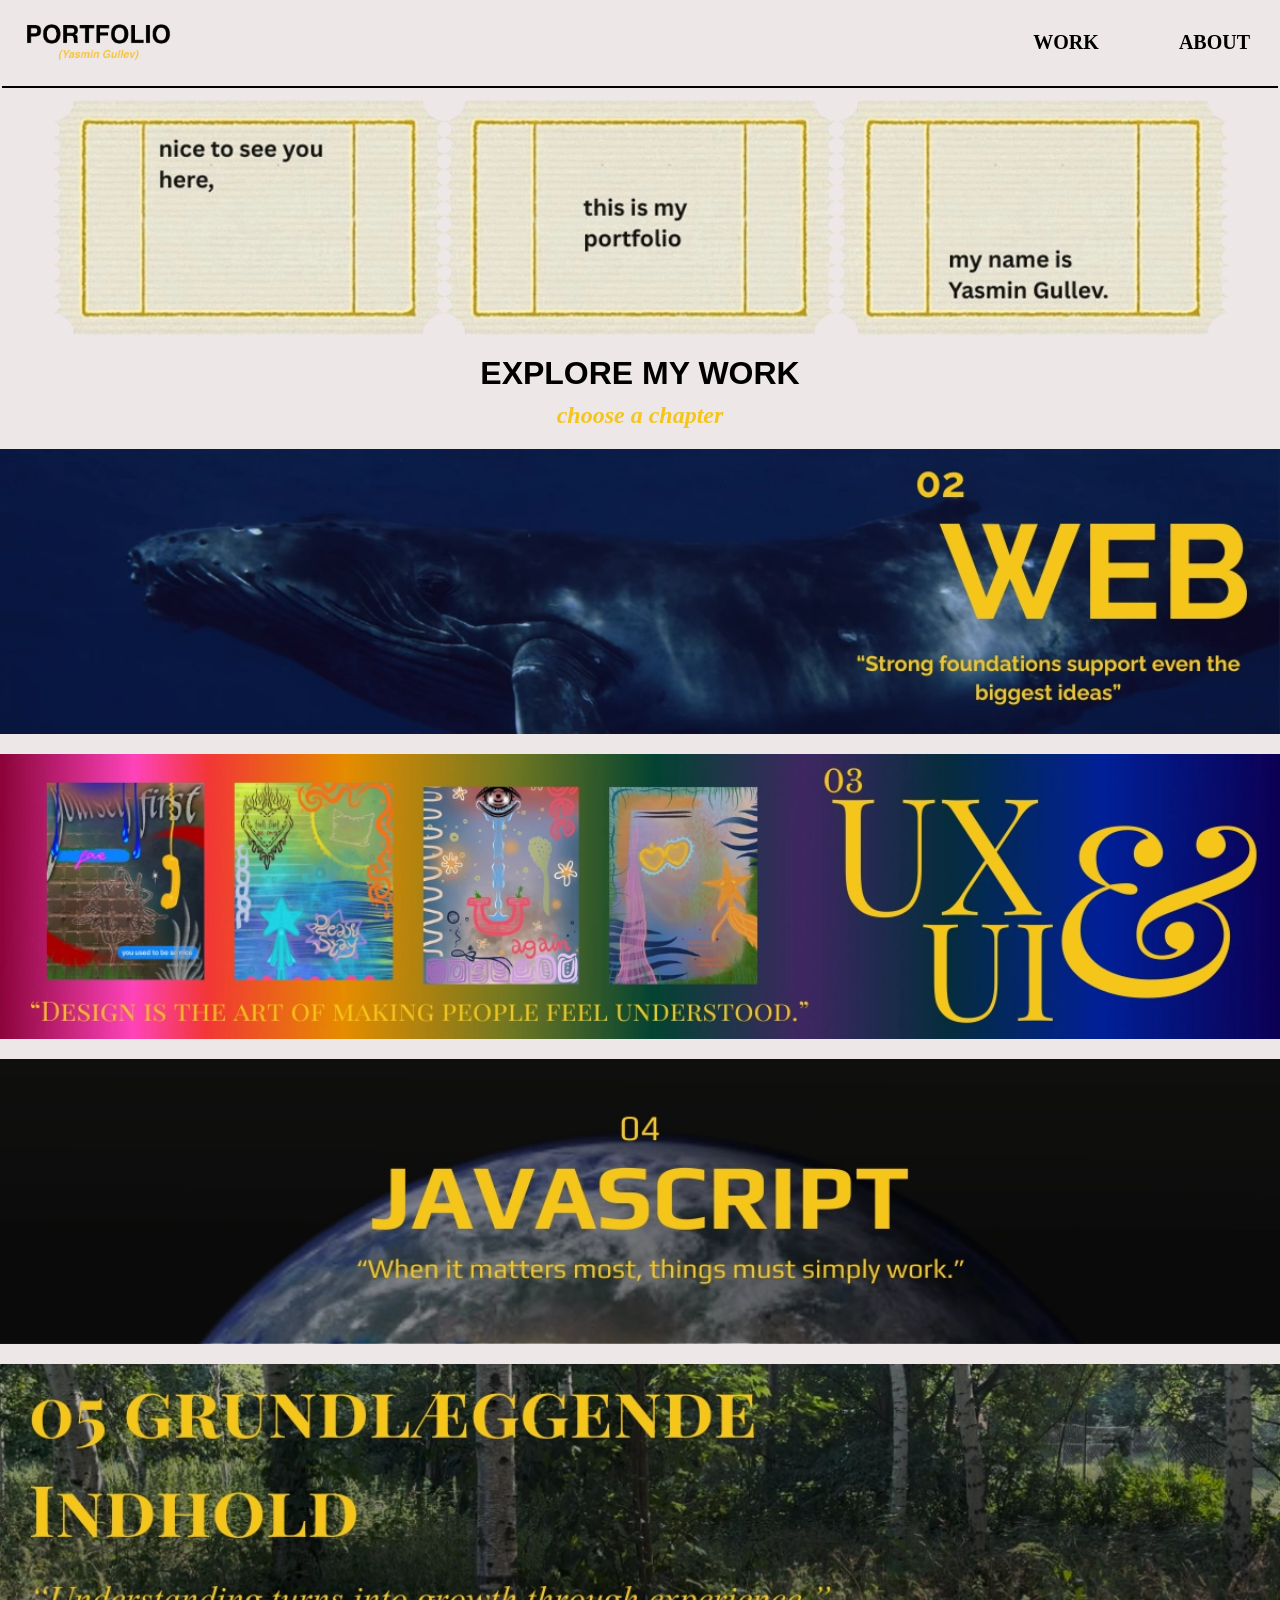
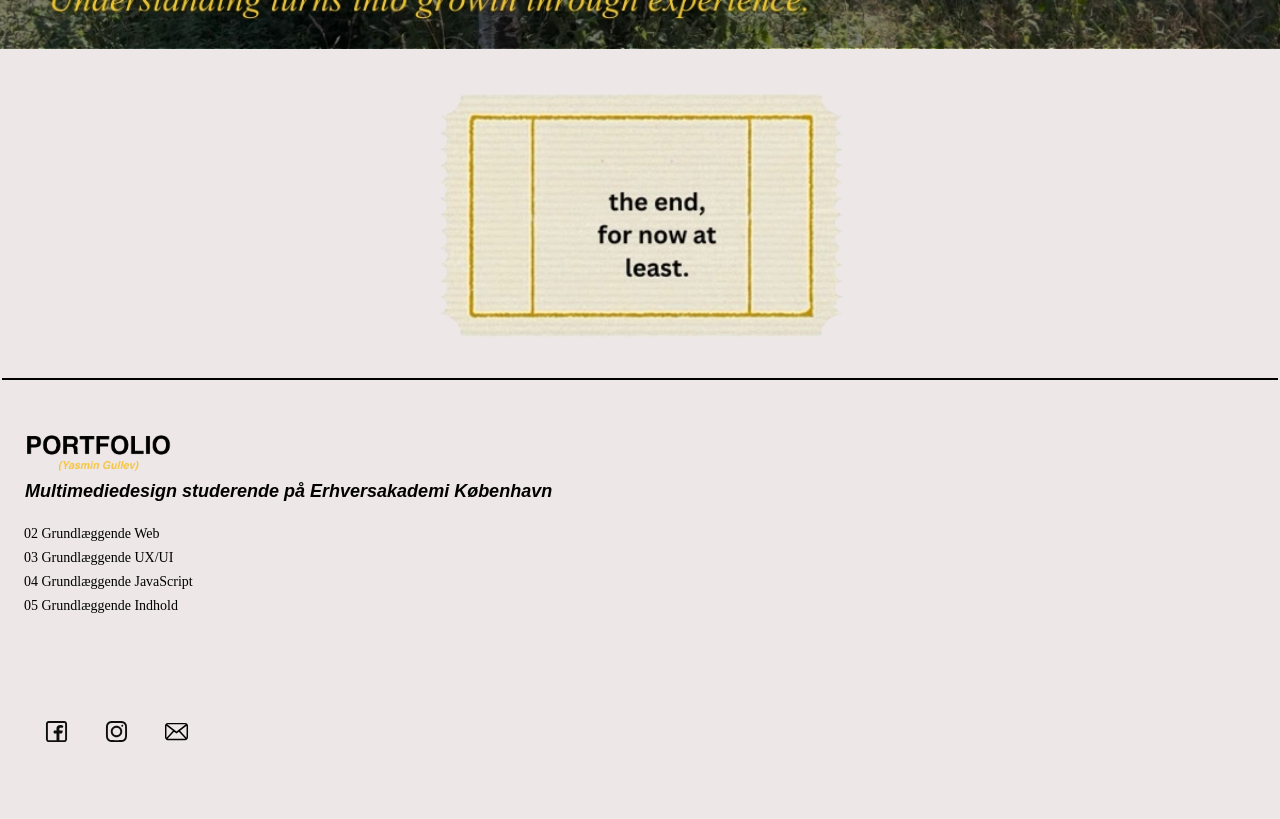
<file: index.html>
<!DOCTYPE html>
<html lang="da">

<head>
    <meta charset="UTF-8">
    <meta http-equiv="X-UA-Compatible" content="IE=edge">
    <meta name="viewport" content="width=device-width, initial-scale=1.0">
    <meta name="robots" content="noindex">
    <title>Forside</title>
    <link rel="stylesheet" href="generel.css">
    <link rel="stylesheet" href="forside.css">
</head>

<body>
    <header>
        <div class="logo">
            <a href="index.html">
                <img src="img/logo.webp" alt="Logo">
            </a>
        </div>
        <nav>
            <ul class="menu">
                <li>
                    <details class="work-dropdown">
                        <summary class="menupunkt">WORK</summary>

                        <div class="work-menu">
                            <a href="tema2web.html">02 Grundlæggende Web</a>
                            <a href="tema3uxui.html">03 Grundlæggende UX/UI</a>
                            <a href="tema4js.html">04 Grundlæggende JavaScript</a>
                            <a href="tema5indhold.html">05 Grundlæggende Indhold</a>
                        </div>
                    </details>
                </li>


                <li><a href="about.html" class="menupunkt">ABOUT</a></li>
            </ul>
            <button class="burger">
                <span class="line"></span>
                <span class="line"></span>
                <span class="line"></span>
            </button>
        </nav>
    </header>

    <div class="divider">
    </div>


    <section class="hero">
        <div class="hero-content">
            <img class="hero_section" src="img/forside.webp"
                alt="Banner of 3 tickets that says welcome to my portfolio">
        </div>
    </section>

    <div class="title-section">
        <h1>EXPLORE MY WORK</h1>
        <h2>choose a chapter</h2>
    </div>

    <section class="projects">

        <a href="tema2web.html">
            <img src="img/02 web.webp" alt="02 Grundlæggende Webproject banner">
        </a>

        <a href="tema3uxui.html">
            <img src="img/03 uxui.webp" alt="03 Grundlæggende UX/UI project banner">
        </a>

        <a href="tema4js.html">
            <img src="img/04 js.webp" alt="04 Grundlæggende JavaScript project banner">
        </a>

        <a href="tema5indhold.html">
            <img src="img/05 indhold.webp" alt="05 Grundlæggende Indhold project banner">
        </a>
    </section>

    <img class="footer-img" src="img/forside_bottom.webp" alt="Ticket that says: the end at least for now">


    <div class="divider">
    </div>
    <footer class="footer">
        <img class="footer-logo" src="img/logo.webp" alt="Logo">
        <h3>Multimediedesign studerende på Erhversakademi København</h3>
        <a href="tema2web.html">
            <p> 02 Grundlæggende Web</p>
        </a>
        <a href="tema3uxui.html">
            <p> 03 Grundlæggende UX/UI</p>
        </a>
        <a href="tema4js.html">
            <p> 04 Grundlæggende JavaScript</p>
        </a>
        <a href="tema5indhold.html">
            <p> 05 Grundlæggende Indhold</p>
        </a>
        <div class="socials_footer">
            <a href="">
                <img src="svg/fb.svg" alt="Facebook">
            </a>

            <a href="#">
                <img src="svg/ig.svg" alt="Instagram">
            </a>

            <a href="mailto:yasmingullev@live.dk">
                <img src="svg/mail.svg" alt="mail">
            </a>
        </div>
    </footer>

    <script src="menu.js"></script>
</body>

</html>
</file>
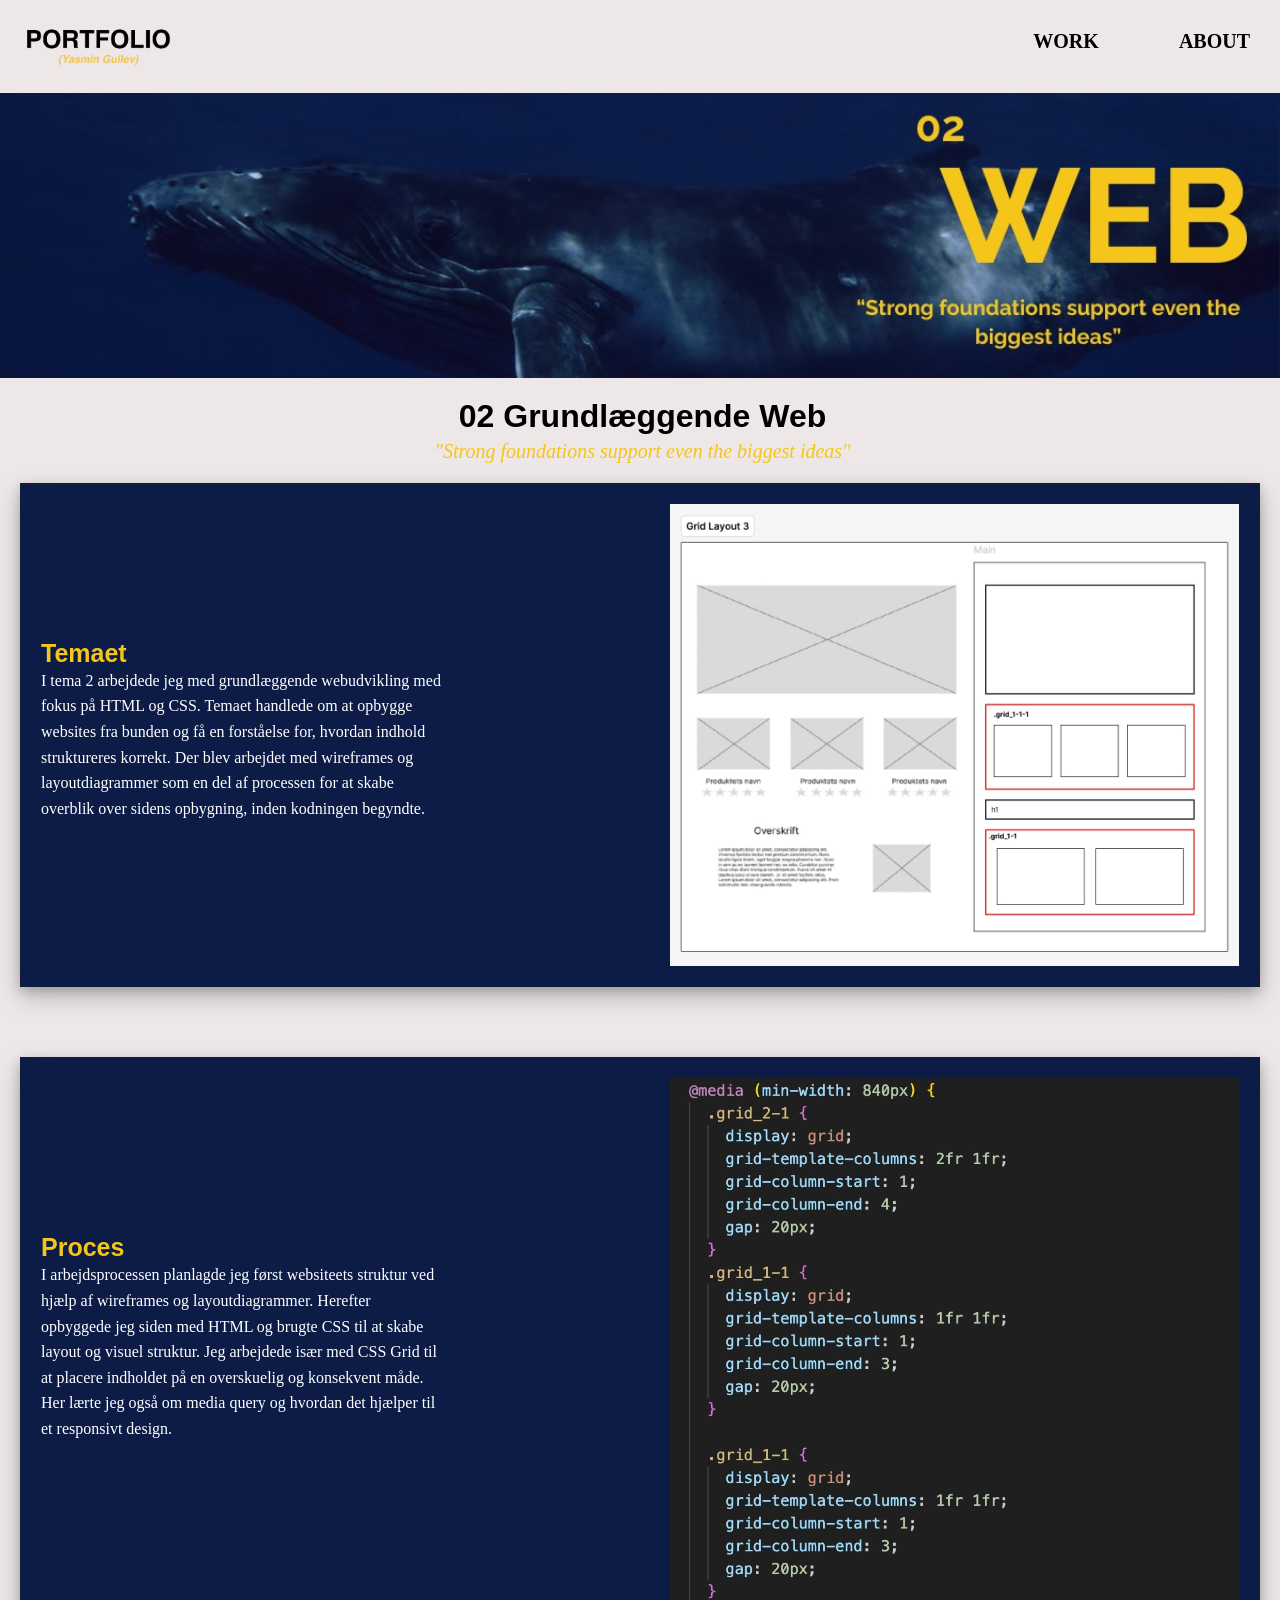
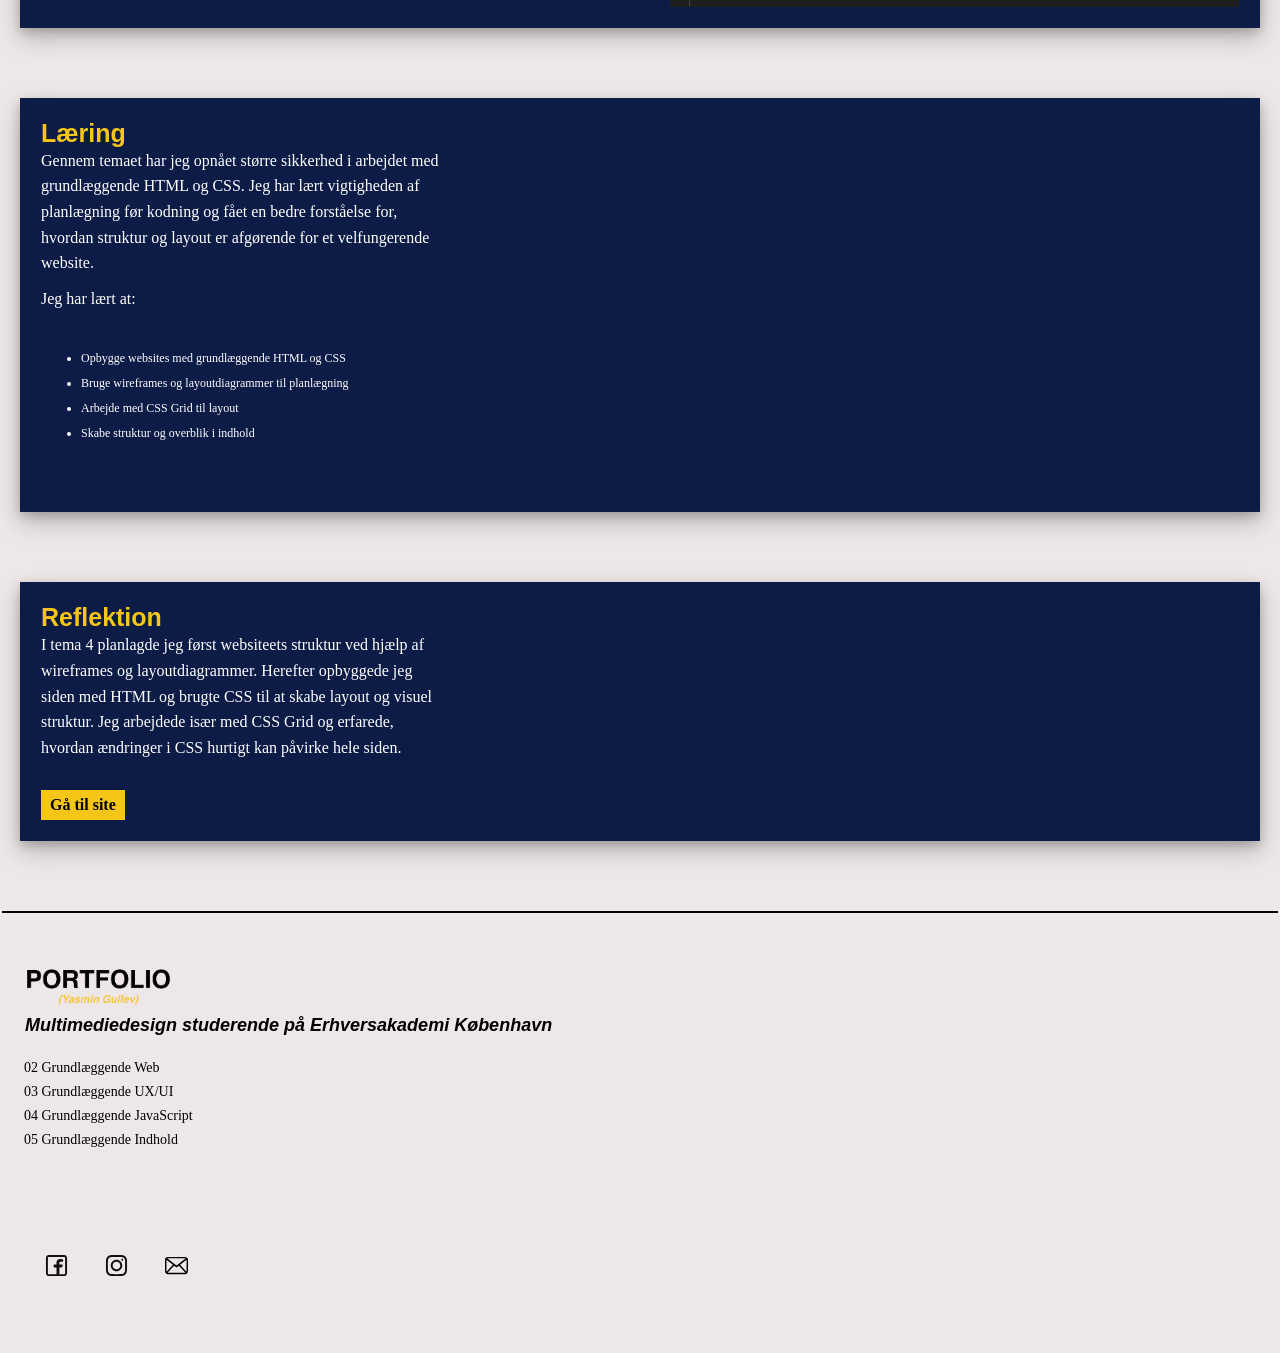
<file: tema2web.html>
<!DOCTYPE html>
<html lang="da">

<head>
    <meta charset="UTF-8">
    <meta name="viewport" content="width=device-width, initial-scale=1.0">
    <meta name="robots" content="noindex">
    <title>Tema 02 Grundlæggende Web</title>
    <link rel="stylesheet" href="generel.css">
    <link rel="stylesheet" href="02web.css">
</head>

<body>
    <header>
        <div class="logo">
            <a href="index.html">
                <img src="img/logo.webp" alt="Logo">
            </a>
        </div>
        <nav>
            <ul class="menu">
                <li>
                    <details class="work-dropdown">
                        <summary class="menupunkt">WORK</summary>

                        <div class="work-menu">
                            <a href="tema2web.html">02 Grundlæggende Web</a>
                            <a href="tema3uxui.html">03 Grundlæggende UX/UI</a>
                            <a href="tema4js.html">04 Grundlæggende JavaScript</a>
                            <a href="tema5indhold.html">05 Grundlæggende Indhold</a>
                        </div>
                    </details>
                </li>


                <li><a href="about.html" class="menupunkt">ABOUT</a></li>
            </ul>
            <button class="burger">
                <span class="line"></span>
                <span class="line"></span>
                <span class="line"></span>
            </button>
        </nav>
    </header>

    <main>
        <div class="hero_section">
            <img class="hero_section2" src="img/02 web.webp"
                alt="Banner for Grundlæggende Web med teksten: Strong foundations support even the biggest ideas">
        </div>

        <div class="title-section">
            <h1> 02 Grundlæggende Web</h1>
            <h2>"Strong foundations support even the biggest ideas"</h2>
        </div>

        <div class="content-section">

            <article class="content-row theme">
                <div class="content-text">
                    <h3>Temaet</h3>
                    <p>
                        I tema 2 arbejdede jeg med grundlæggende webudvikling med fokus på HTML og CSS.
                        Temaet handlede om at opbygge websites fra bunden og få en forståelse for,
                        hvordan indhold struktureres korrekt. Der blev arbejdet med wireframes og
                        layoutdiagrammer som en del af processen for at skabe overblik over
                        sidens opbygning, inden kodningen begyndte.
                    </p>
                </div>

                <div class="content-image">
                    <img src="./img/wireframe02.webp" alt="wireframes for opgave på 02 web">
                </div>
            </article>

            <article class="content-row process">
                <div class="content-text">
                    <h3>Proces</h3>
                    <p>
                        I arbejdsprocessen planlagde jeg først websiteets struktur ved hjælp af
                        wireframes og layoutdiagrammer. Herefter opbyggede jeg siden med HTML og
                        brugte CSS til at skabe layout og visuel struktur. Jeg arbejdede især med
                        CSS Grid til at placere indholdet på en overskuelig og konsekvent måde. Her lærte jeg også om
                        media query og hvordan det hjælper til et responsivt design.
                    </p>
                </div>

                <div class="content-image">
                    <img src="./img/media&grid02.webp" alt="Eksempel på CSS Grid layout">
                </div>
            </article>

            <article class="content-row learning">
                <div class="content-text">
                    <h3>Læring</h3>
                    <p>
                        Gennem temaet har jeg opnået større sikkerhed i arbejdet med grundlæggende
                        HTML og CSS. Jeg har lært vigtigheden af planlægning før kodning og fået en
                        bedre forståelse for, hvordan struktur og layout er afgørende for et
                        velfungerende website.
                    </p>

                    <p>Jeg har lært at:</p>
                    <ul>
                        <li>Opbygge websites med grundlæggende HTML og CSS</li>
                        <li>Bruge wireframes og layoutdiagrammer til planlægning</li>
                        <li>Arbejde med CSS Grid til layout</li>
                        <li>Skabe struktur og overblik i indhold</li>
                    </ul>
                </div>
            </article>

            <article class="content-row reflection">
                <div class="content-text">
                    <h3>Reflektion</h3>
                    <p>
                        I tema 4 planlagde jeg først websiteets struktur ved hjælp af
                        wireframes og layoutdiagrammer. Herefter opbyggede jeg siden med HTML og
                        brugte CSS til at skabe layout og visuel struktur. Jeg arbejdede især med
                        CSS Grid og erfarede, hvordan ændringer i CSS hurtigt kan påvirke hele
                        siden.
                    </p>
                    <a href="https://yasmin200119.github.io/webside/" class="content-cta">
                        <span>Gå til site</span>
                    </a>
                </div>
            </article>

        </div>

    </main>


    <div class="divider">
    </div>
    <footer class="footer">
        <img class="footer-logo" src="img/logo.webp" alt="Logo">
        <h3>Multimediedesign studerende på Erhversakademi København</h3>
        <a href="tema2web.html">
            <p> 02 Grundlæggende Web</p>
        </a>
        <a href="tema3uxui.html">
            <p> 03 Grundlæggende UX/UI</p>
        </a>
        <a href="tema4js.html">
            <p> 04 Grundlæggende JavaScript</p>
        </a>
        <a href="tema5indhold.html">
            <p> 05 Grundlæggende Indhold</p>
        </a>
        <div class="socials_footer">
            <a href="https://www.facebook.com/yasmin.gullev.9">
                <img src="svg/fb.svg" alt="Facebook">
            </a>

            <a href="https://www.instagram.com/_shalle/">
                <img src="svg/ig.svg" alt="Instagram">
            </a>

            <a href="mailto:yasmingullev@live.dk">
                <img src="svg/mail.svg" alt="mail">
            </a>
        </div>
    </footer>

    <script src="menu.js"></script>
</body>

</html>
</file>
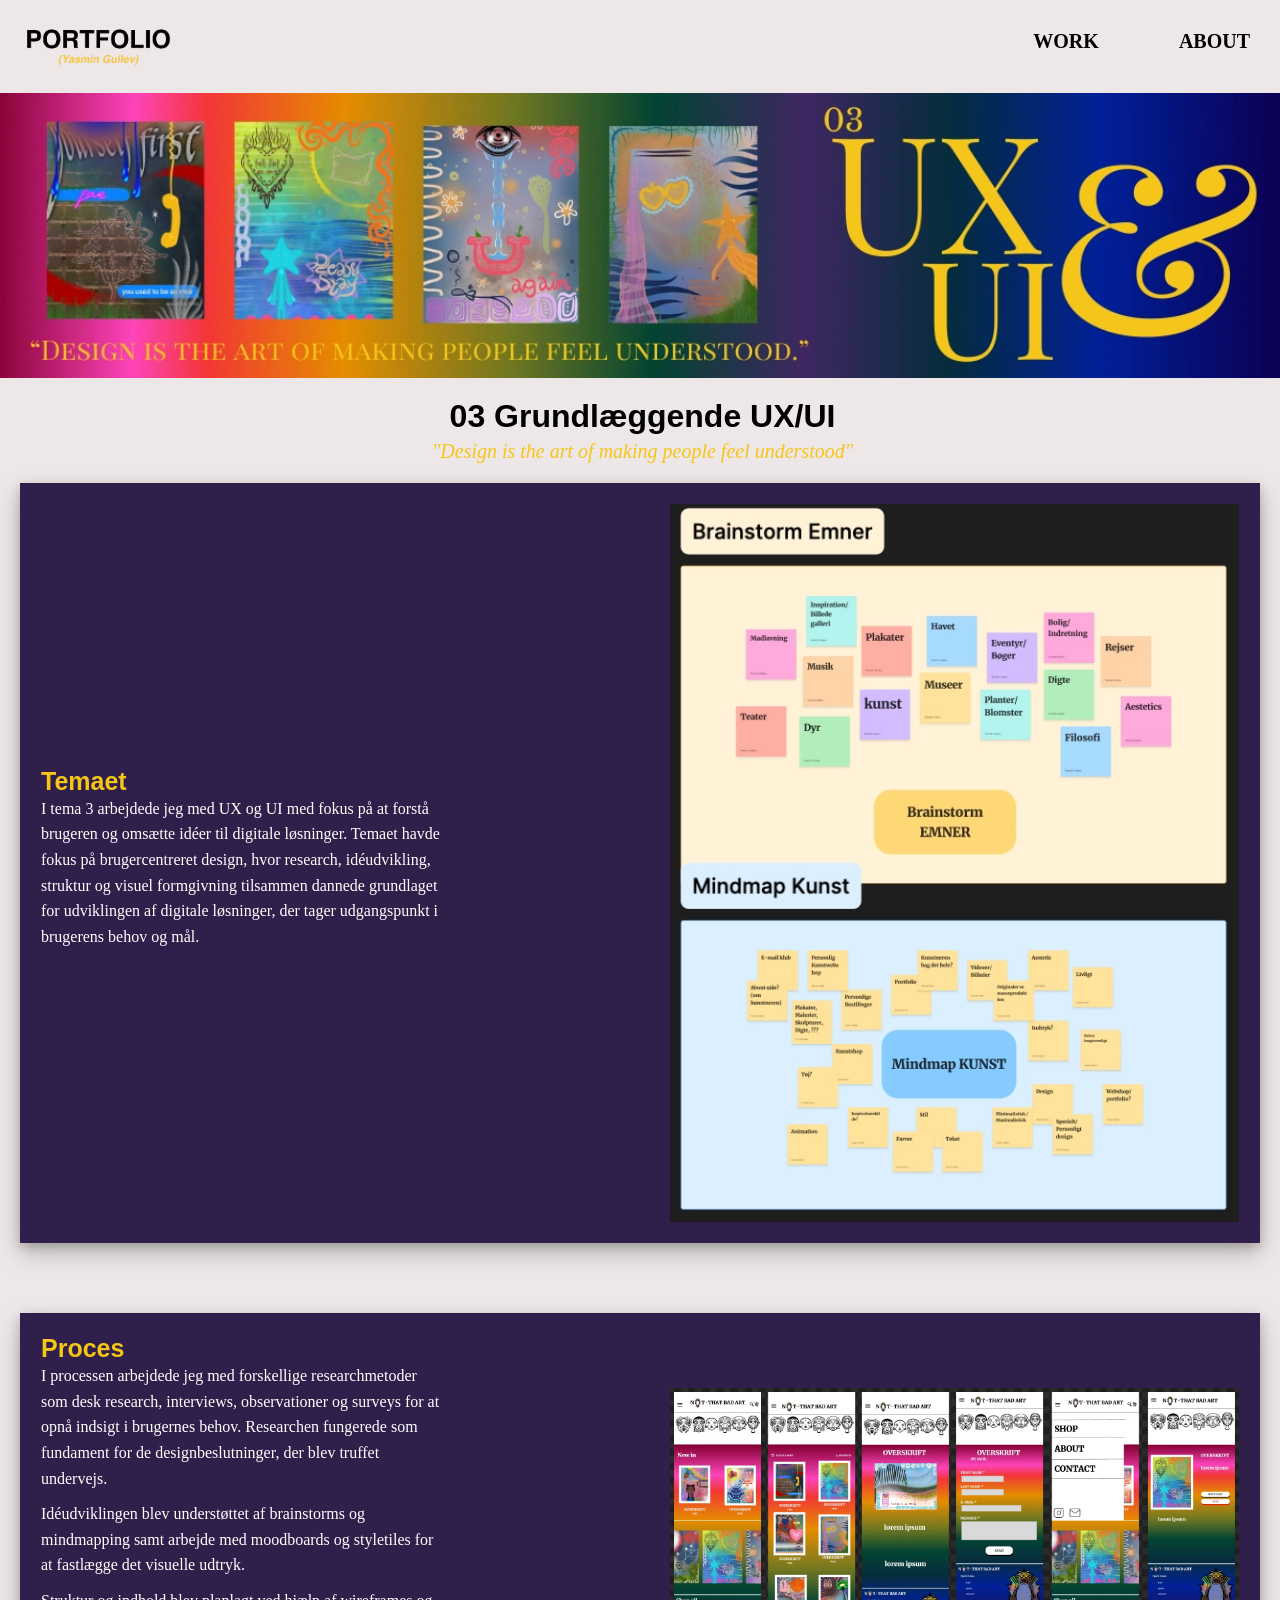
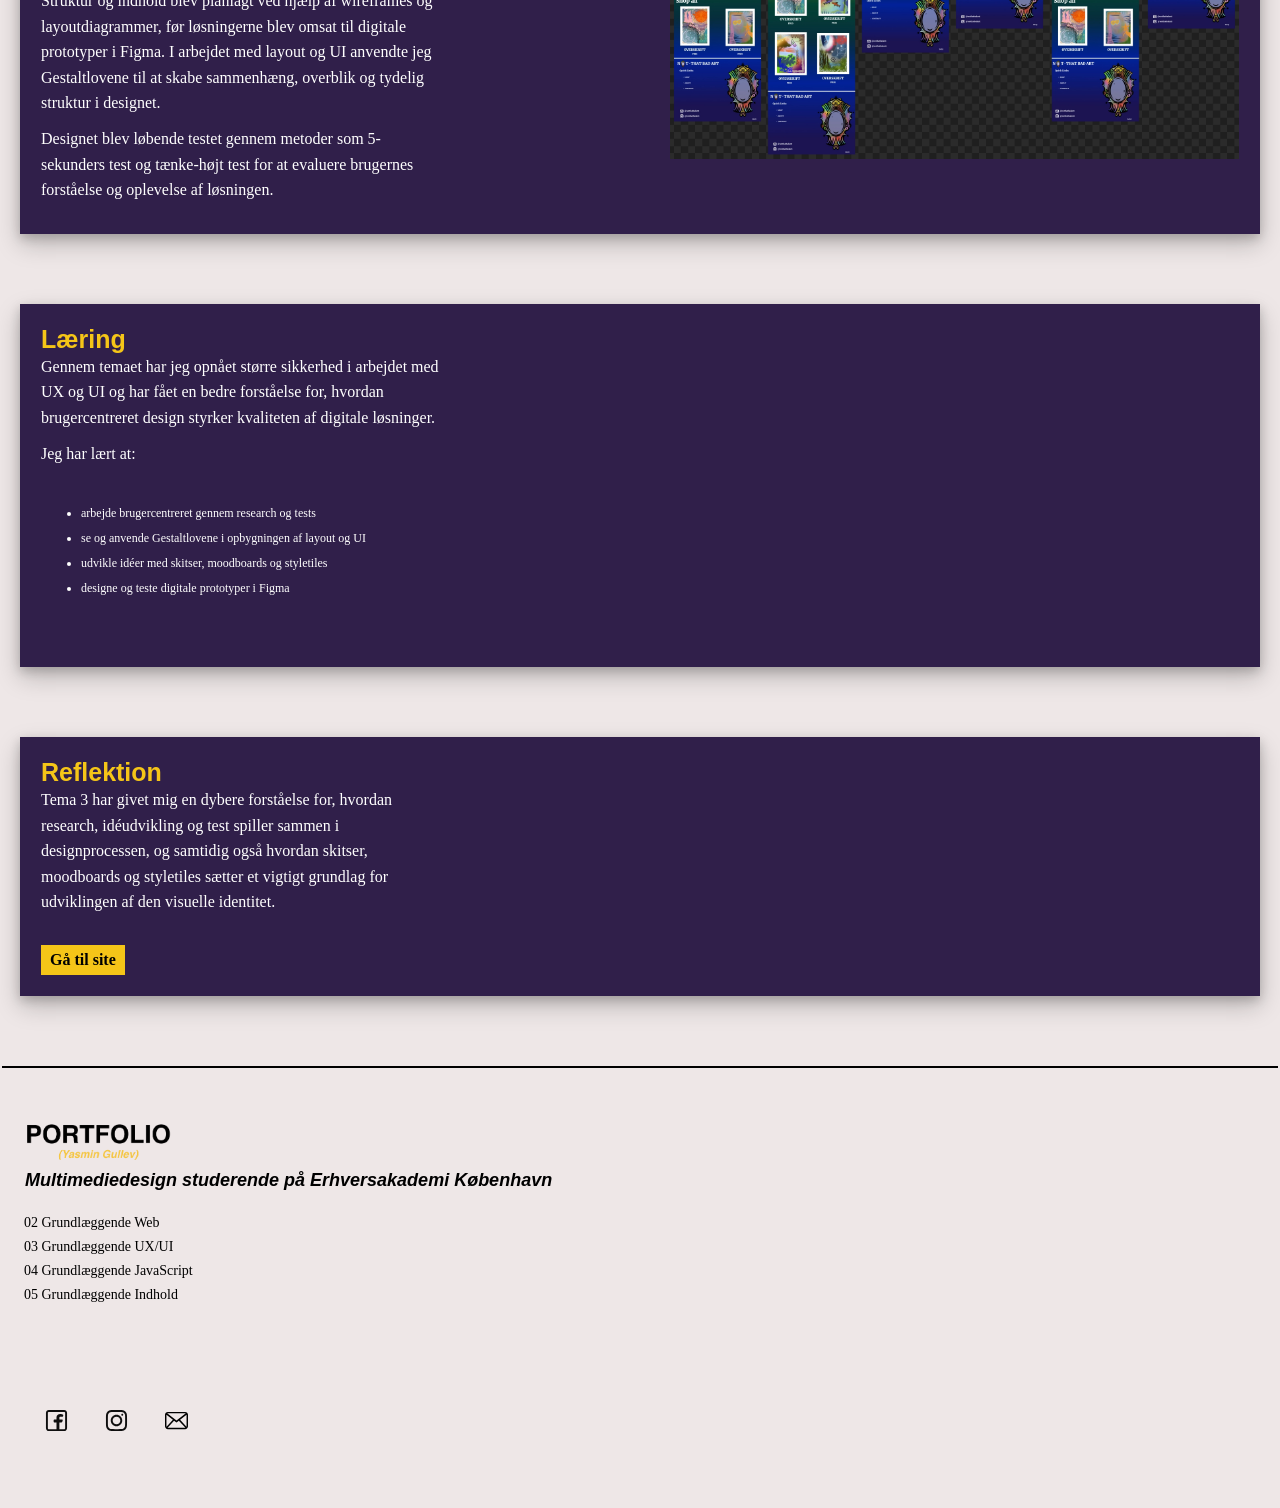
<file: tema3uxui.html>
<!DOCTYPE html>
<html lang="da">

<head>
    <meta charset="UTF-8">
    <meta name="viewport" content="width=device-width, initial-scale=1.0">
    <meta name="robots" content="noindex">
    <title>Tema 03 Grundlæggende UX/UI</title>
    <link rel="stylesheet" href="generel.css">
    <link rel="stylesheet" href="03uxui.css">
</head>

<body>
    <header>
        <div class="logo">
            <a href="index.html">
                <img src="img/logo.webp" alt="Logo">
            </a>
        </div>
        <nav>
            <ul class="menu">
                <li>
                    <details class="work-dropdown">
                        <summary class="menupunkt">WORK</summary>

                        <div class="work-menu">
                            <a href="tema2web.html">02 Grundlæggende Web</a>
                            <a href="tema3uxui.html">03 Grundlæggende UX/UI</a>
                            <a href="tema4js.html">04 Grundlæggende JavaScript</a>
                            <a href="tema5indhold.html">05 Grundlæggende Indhold</a>
                        </div>
                    </details>
                </li>


                <li><a href="about.html" class="menupunkt">ABOUT</a></li>
            </ul>
            <button class="burger">
                <span class="line"></span>
                <span class="line"></span>
                <span class="line"></span>
            </button>
        </nav>
    </header>

    <main>
        <div class="hero_section">
            <img class="hero_section3" src="img/03 uxui.webp"
                alt="Banner for Grundlæggende UX/UI med teksten: Design is the art of making people feel understood">
        </div>

        <div class="title-section">
            <h1> 03 Grundlæggende UX/UI</h1>
            <h2>"Design is the art of making people feel understood"</h2>
        </div>

        <div class="content-section">

            <article class="content-row theme">
                <div class="content-text">
                    <h3>Temaet</h3>
                    <p>
                        I tema 3 arbejdede jeg med UX og UI med fokus på at forstå brugeren og
                        omsætte idéer til digitale løsninger. Temaet havde fokus på
                        brugercentreret design, hvor research, idéudvikling, struktur og
                        visuel formgivning tilsammen dannede grundlaget for udviklingen af
                        digitale løsninger, der tager udgangspunkt i brugerens behov og mål.
                    </p>
                </div>

                <div class="content-image">
                    <img src="./img/brainstorm03.webp" alt=" Brainstorm og idéudvikling fra UX/UI-arbejdet">
                </div>
            </article>

            <article class="content-row process">
                <div class="content-text">
                    <h3>Proces</h3>
                    <p>
                        I processen arbejdede jeg med forskellige researchmetoder som desk
                        research, interviews, observationer og surveys for at opnå indsigt
                        i brugernes behov. Researchen fungerede som fundament for de
                        designbeslutninger, der blev truffet undervejs.
                    </p>

                    <p>
                        Idéudviklingen blev understøttet af brainstorms og mindmapping samt arbejde med moodboards og
                        styletiles
                        for at fastlægge det visuelle udtryk.
                    </p>

                    <p>
                        Struktur og indhold blev planlagt ved hjælp af wireframes og
                        layoutdiagrammer, før løsningerne blev omsat til digitale prototyper
                        i Figma. I arbejdet med layout og UI anvendte jeg Gestaltlovene til
                        at skabe sammenhæng, overblik og tydelig struktur i designet.
                    </p>

                    <p>
                        Designet blev løbende testet gennem metoder som 5-sekunders test og
                        tænke-højt test for at evaluere brugernes forståelse og oplevelse af
                        løsningen.
                    </p>
                </div>

                <div class="content-image">
                    <img src="./img/hifi03.webp" alt=" Hi-fi prototype i Figma fra UX/UI-arbejdet">
                </div>
            </article>

            <article class="content-row learning">
                <div class="content-text">
                    <h3>Læring</h3>
                    <p>
                        Gennem temaet har jeg opnået større sikkerhed i arbejdet med UX og UI
                        og har fået en bedre forståelse for, hvordan brugercentreret design
                        styrker kvaliteten af digitale løsninger.
                    </p>

                    <p>Jeg har lært at:</p>
                    <ul>
                        <li>arbejde brugercentreret gennem research og tests</li>
                        <li>se og anvende Gestaltlovene i opbygningen af layout og UI</li>
                        <li>udvikle idéer med skitser, moodboards og styletiles</li>
                        <li>designe og teste digitale prototyper i Figma</li>
                    </ul>
                </div>
            </article>

            <article class="content-row reflection">
                <div class="content-text">
                    <h3>Reflektion</h3>
                    <p>
                        Tema 3 har givet mig en dybere forståelse for, hvordan research,
                        idéudvikling og test spiller sammen i designprocessen, og samtidig også hvordan skitser,
                        moodboards og styletiles sætter et vigtigt grundlag for udviklingen af den visuelle identitet.
                    </p>

                    <a href="https://yasmin200119.github.io/emnesite_notthatbadart/" class="content-cta">
                        <span>Gå til site</span>
                    </a>
            </article>

        </div>

        <div class="divider">
        </div>
        <footer class="footer">
            <img class="footer-logo" src="img/logo.webp" alt="Logo">
            <h3>Multimediedesign studerende på Erhversakademi København</h3>
            <a href="tema2web.html">
                <p> 02 Grundlæggende Web</p>
            </a>
            <a href="tema3uxui.html">
                <p> 03 Grundlæggende UX/UI</p>
            </a>
            <a href="tema4js.html">
                <p> 04 Grundlæggende JavaScript</p>
            </a>
            <a href="tema5indhold.html">
                <p> 05 Grundlæggende Indhold</p>
            </a>
            <div class="socials_footer">
                <a href="https://www.facebook.com/yasmin.gullev.9">
                    <img src="svg/fb.svg" alt="Facebook">
                </a>

                <a href="https://www.instagram.com/_shalle/">
                    <img src="svg/ig.svg" alt="Instagram">
                </a>

                <a href="mailto:yasmingullev@live.dk">
                    <img src="svg/mail.svg" alt="mail">
                </a>
            </div>
        </footer>

        <script src="menu.js"></script>
</body>

</html>
</file>
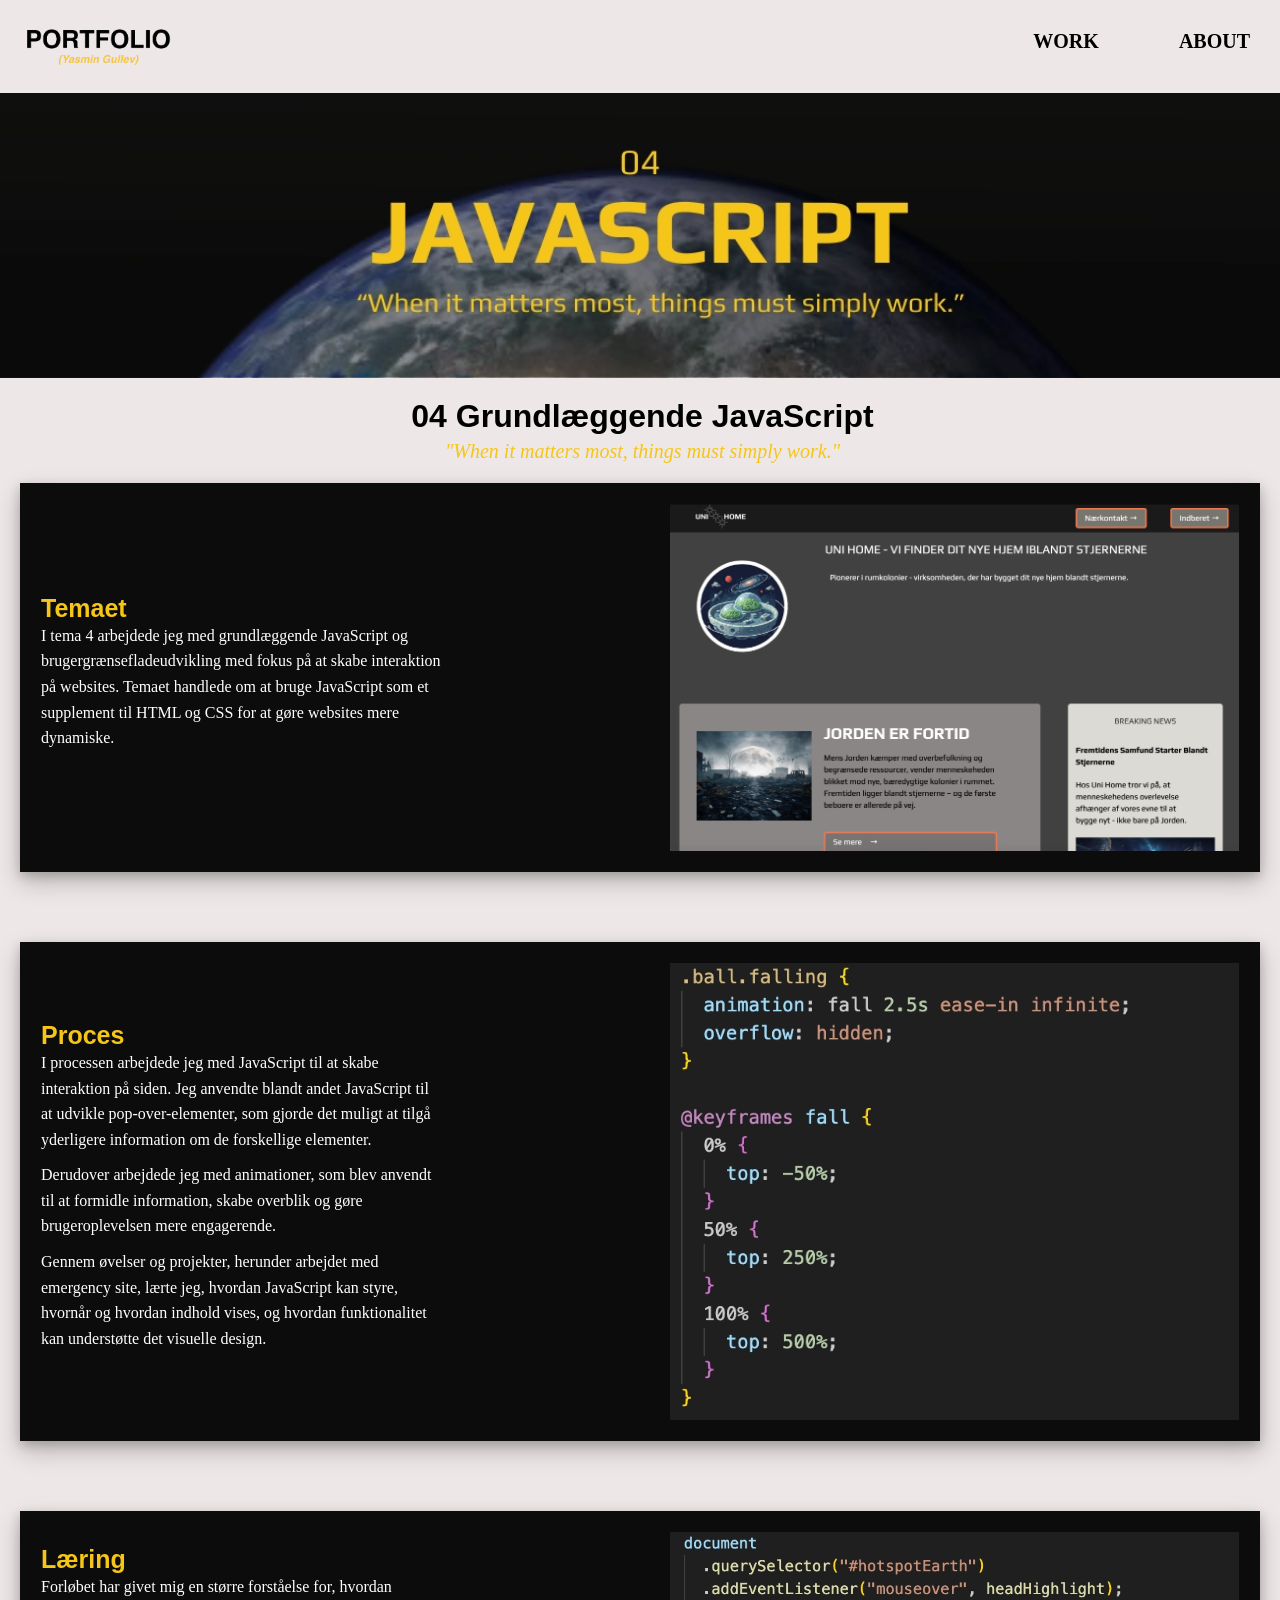
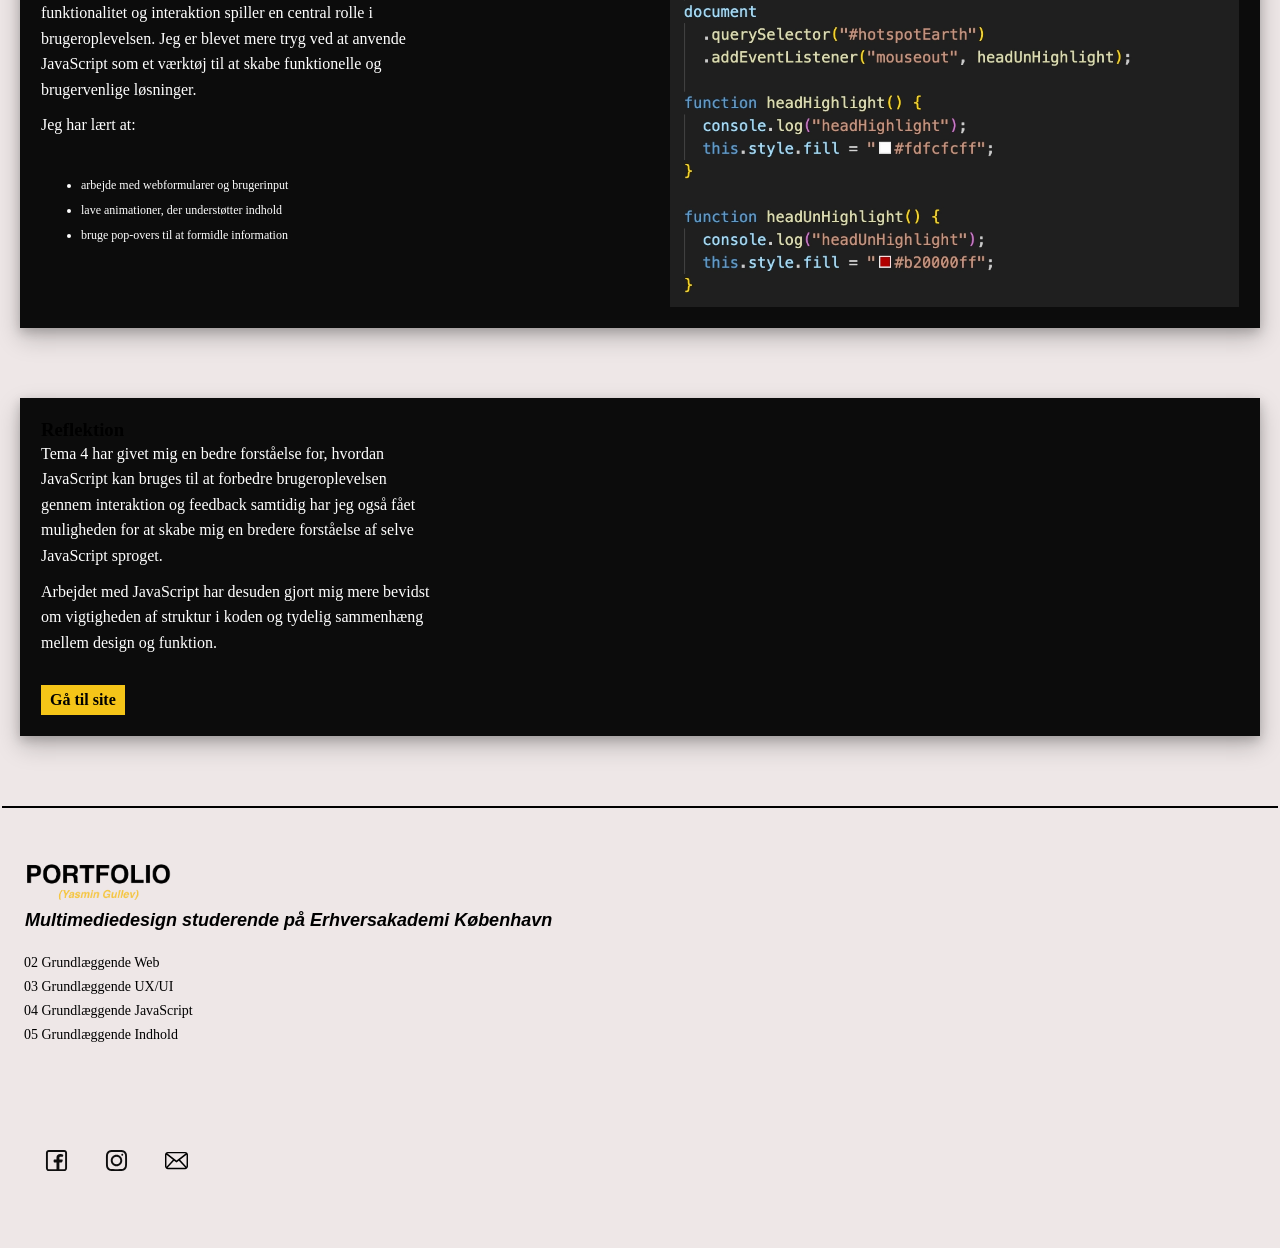
<file: tema4js.html>
<!DOCTYPE html>
<html lang="da">

<head>
    <meta charset="UTF-8">
    <meta name="viewport" content="width=device-width, initial-scale=1.0">
    <meta name="robots" content="noindex">
    <title>Tema 05 Grundlæggende Indhold</title>
    <link rel="stylesheet" href="generel.css">
    <link rel="stylesheet" href="04js.css">
</head>

<body>
    <header>
        <div class="logo">
            <a href="index.html">
                <img src="img/logo.webp" Logo">
            </a>
        </div>
        <nav>
            <ul class="menu">
                <li>
                    <details class="work-dropdown">
                        <summary class="menupunkt">WORK</summary>

                        <div class="work-menu">
                            <a href="tema2web.html">02 Grundlæggende Web</a>
                            <a href="tema3uxui.html">03 Grundlæggende UX/UI</a>
                            <a href="tema4js.html">04 Grundlæggende JavaScript</a>
                            <a href="tema5indhold.html">05 Grundlæggende Indhold</a>
                        </div>
                    </details>
                </li>


                <li><a href="about.html" class="menupunkt">ABOUT</a></li>
            </ul>
            <button class="burger">
                <span class="line"></span>
                <span class="line"></span>
                <span class="line"></span>
            </button>
        </nav>
    </header>

    <main>
        <div class="hero_section">
            <img class="hero_section4" src="img/04 js.webp"
                alt="Banner for Grundlæggende JavaScript med teksten: When it matters most, things must simply work.">
        </div>

        <div class="title-section">
            <h1> 04 Grundlæggende JavaScript</h1>
            <h2>"When it matters most, things must simply work."</h2>
        </div>


        <div class="content-section">

            <article class="content-row theme">
                <div class="content-text">
                    <h3>Temaet</h3>
                    <p>
                        I tema 4 arbejdede jeg med grundlæggende JavaScript og
                        brugergrænsefladeudvikling med fokus på at skabe interaktion
                        på websites. Temaet handlede om at bruge JavaScript som et
                        supplement til HTML og CSS for at gøre websites mere
                        dynamiske.
                    </p>
                </div>

                <div class="content-image">
                    <img src="./img/færdig_site04.webp" alt=" Eksempel på færdigt site lavet med JavaScript">
                </div>
            </article>

            <article class="content-row process">
                <div class="content-text">
                    <h3>Proces</h3>
                    <p>
                        I processen arbejdede jeg med JavaScript til at skabe interaktion på siden. Jeg anvendte blandt
                        andet JavaScript til at
                        udvikle pop-over-elementer, som gjorde det muligt at tilgå yderligere information om de
                        forskellige elementer.
                    </p>

                    <p>
                        Derudover arbejdede jeg med animationer, som blev anvendt til at formidle information, skabe
                        overblik og gøre
                        brugeroplevelsen mere engagerende.
                    </p>

                    <p>
                        Gennem øvelser og projekter, herunder arbejdet med emergency
                        site, lærte jeg, hvordan JavaScript kan styre, hvornår og
                        hvordan indhold vises, og hvordan funktionalitet kan
                        understøtte det visuelle design.
                    </p>
                </div>

                <div class="content-image">
                    <img src="./img/animationscss04.webp" alt="JavaScript interaktioner eksempel">
                </div>
            </article>

            <article class="content-row learning">
                <div class="content-text">
                    <h3>Læring</h3>
                    <p>
                        Forløbet har givet mig en større forståelse for, hvordan
                        funktionalitet og interaktion spiller en central rolle i
                        brugeroplevelsen. Jeg er blevet mere tryg ved at anvende
                        JavaScript som et værktøj til at skabe funktionelle og
                        brugervenlige løsninger.
                    </p>

                    <p>Jeg har lært at:</p>
                    <ul>
                        <li>arbejde med webformularer og brugerinput</li>
                        <li>lave animationer, der understøtter indhold</li>
                        <li>bruge pop-overs til at formidle information</li>
                    </ul>
                </div>
                <div> <img src="./img/js04.webp" alt=" Eksempel på JavaScript kodes"></div>
        </div>
        </div>
        </div>


        <article class="content-row reflection">
            <div class="content-text">
                <h3>Reflektion</h3>
                <p>
                    Tema 4 har givet mig en bedre forståelse for, hvordan
                    JavaScript kan bruges til at forbedre brugeroplevelsen
                    gennem interaktion og feedback samtidig har jeg også fået muligheden for at skabe mig en bredere
                    forståelse
                    af selve JavaScript sproget.
                </p>

                <p>
                    Arbejdet med JavaScript har desuden gjort mig mere bevidst
                    om vigtigheden af struktur i koden og tydelig sammenhæng
                    mellem design og funktion.
                </p>

                <a href="https://yasmin200119.github.io/emnesite_notthatbadart/" class="content-cta">
                    <span>Gå til site</span>
                </a>
        </article>

        </div>

    </main>

    <div class="divider">
    </div>
    <footer class="footer">
        <img class="footer-logo" src="img/logo.webp" alt="Logo">
        <h3>Multimediedesign studerende på Erhversakademi København</h3>
        <a href="tema2web.html">
            <p> 02 Grundlæggende Web</p>
        </a>
        <a href="tema3uxui.html">
            <p> 03 Grundlæggende UX/UI</p>
        </a>
        <a href="tema4js.html">
            <p> 04 Grundlæggende JavaScript</p>
        </a>
        <a href="tema5indhold.html">
            <p> 05 Grundlæggende Indhold</p>
        </a>
        <div class="socials_footer">
            <a href="https://www.facebook.com/yasmin.gullev.9">
                <img src="svg/fb.svg" alt="Facebook">
            </a>

            <a href="https://www.instagram.com/_shalle/">
                <img src="svg/ig.svg" alt="Instagram">
            </a>

            <a href="mailto:yasmingullev@live.dk">
                <img src="svg/mail.svg" alt="mail">
            </a>
        </div>
    </footer>

    <script src="menu.js"></script>
</body>

</html>
</file>
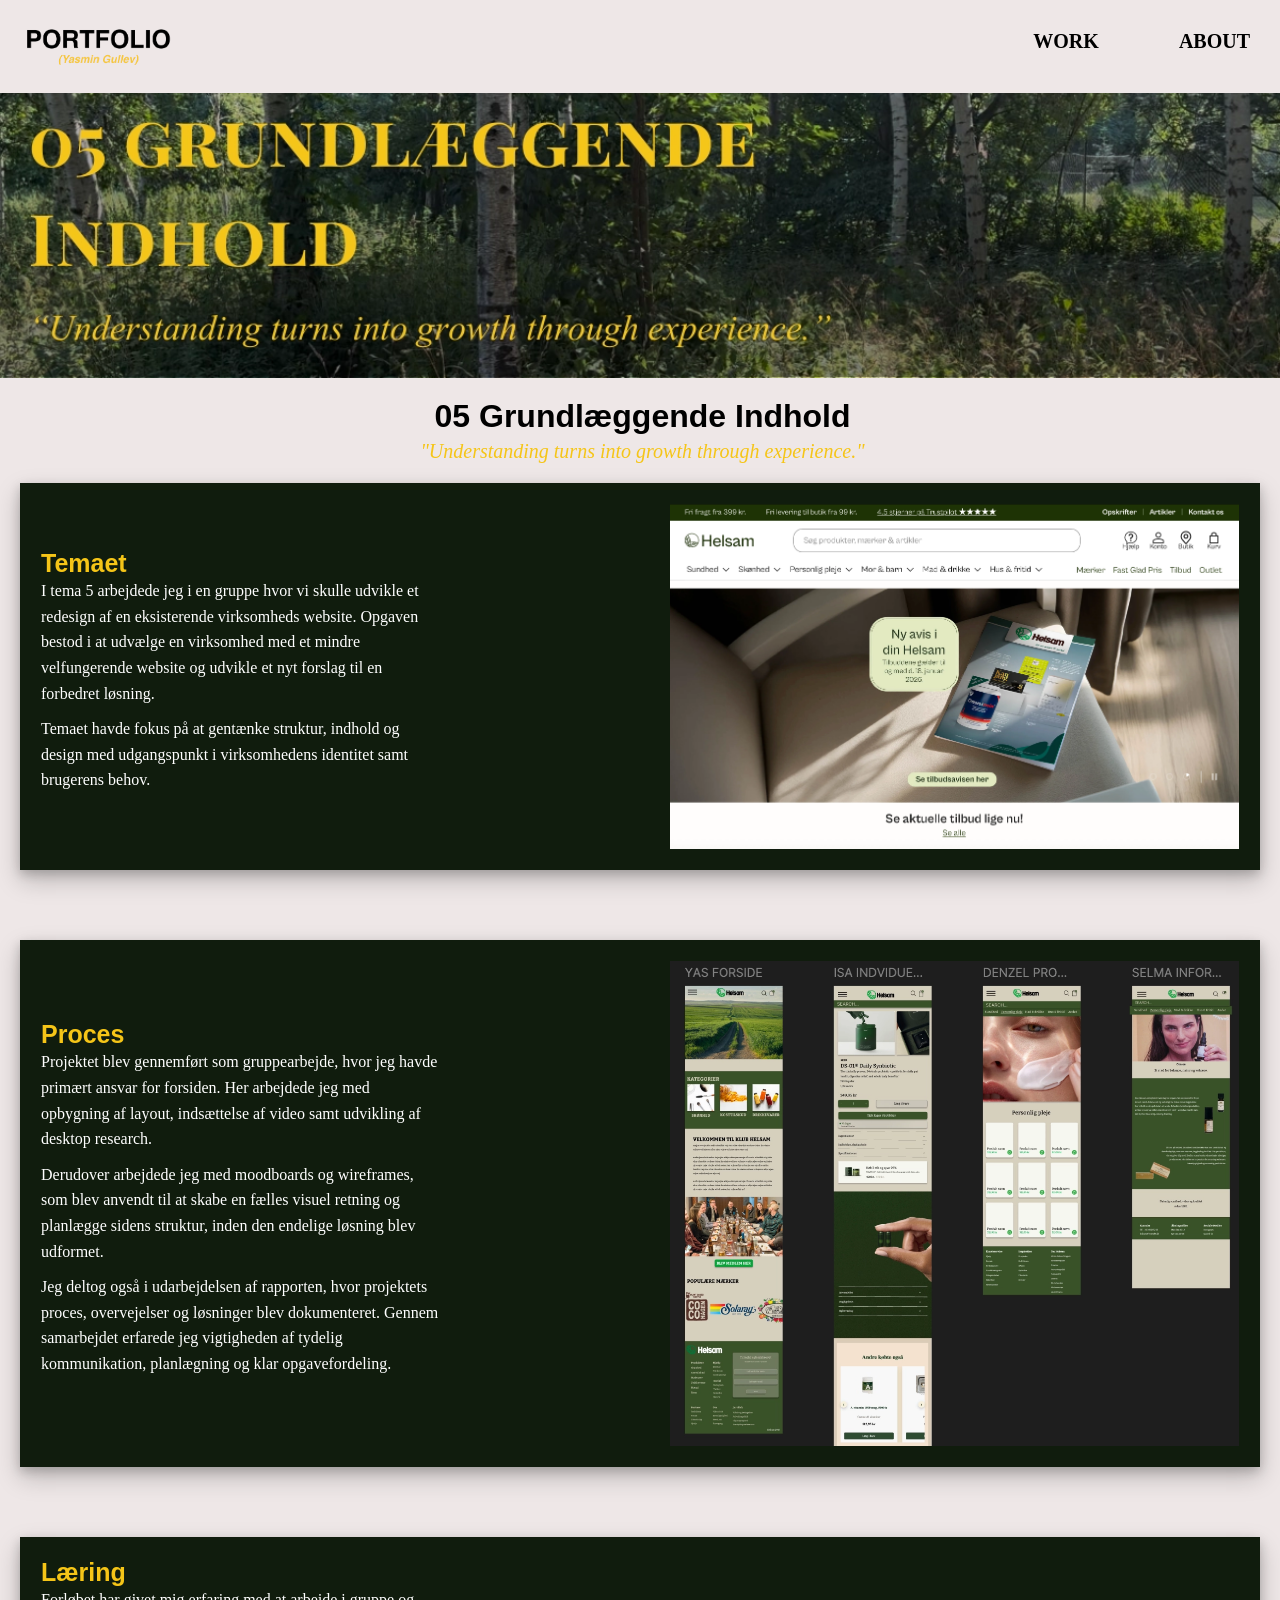
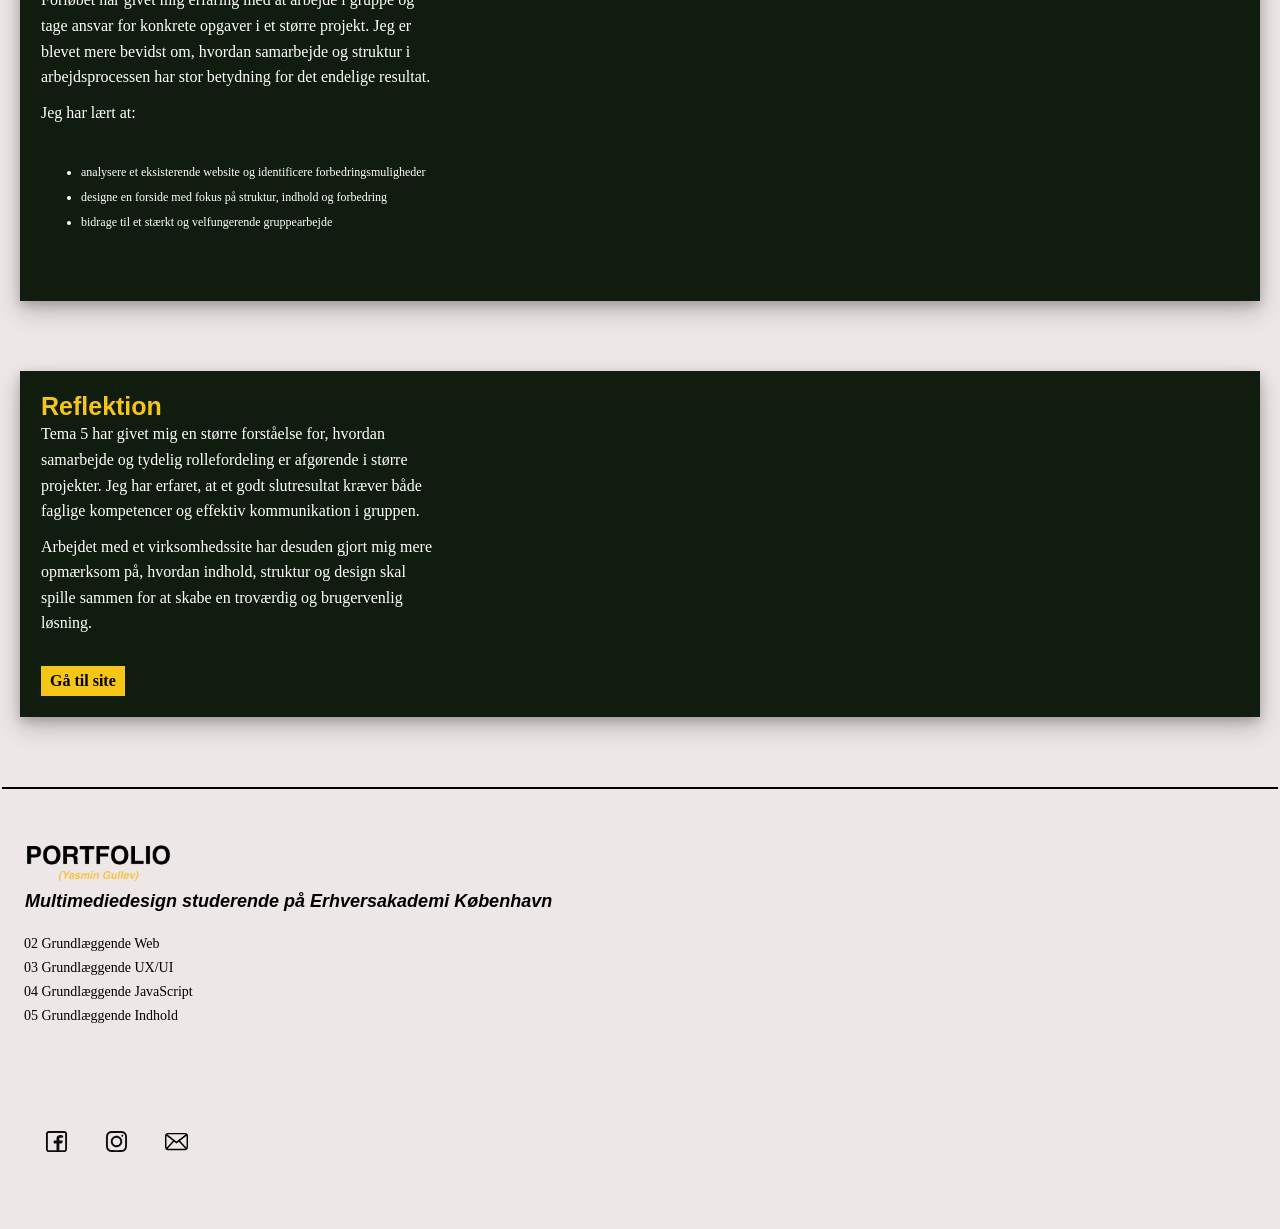
<file: tema5indhold.html>
<!DOCTYPE html>
<html lang="da">

<head>
    <meta charset="UTF-8">
    <meta name="viewport" content="width=device-width, initial-scale=1.0">
    <meta name="robots" content="noindex">
    <title>Tema 05 Grundlæggende Indhold</title>
    <link rel="stylesheet" href="generel.css">
    <link rel="stylesheet" href="05indhold.css">
</head>

<body>
    <header>
        <div class="logo">
            <a href="index.html">
                <img src="img/logo.webp" alt="Logo">
            </a>
        </div>
        <nav>
            <ul class="menu">
                <li>
                    <details class="work-dropdown">
                        <summary class="menupunkt">WORK</summary>

                        <div class="work-menu">
                            <a href="tema2web.html">02 Grundlæggende Web</a>
                            <a href="tema3uxui.html">03 Grundlæggende UX/UI</a>
                            <a href="tema4js.html">04 Grundlæggende JavaScript</a>
                            <a href="tema5indhold.html">05 Grundlæggende Indhold</a>
                        </div>
                    </details>
                </li>


                <li><a href="about.html" class="menupunkt">ABOUT</a></li>
            </ul>
            <button class="burger">
                <span class="line"></span>
                <span class="line"></span>
                <span class="line"></span>
            </button>
        </nav>
    </header>

    <main>

        <div class="hero_section">
            <img class="hero_section5" src="img/05 indhold.webp"
                alt="Banner for Grundlæggende Indhold med teksten: Understanding turns into growth through experience.">
        </div>

        <div class="title-section">
            <h1> 05 Grundlæggende Indhold</h1>
            <h2>"Understanding turns into growth through experience."</h2>
        </div>

        <div class="content-section">

            <article class="content-row theme">
                <div class="content-text">
                    <h3>Temaet</h3>
                    <p>
                        I tema 5 arbejdede jeg i en gruppe hvor vi skulle udvikle et redesign af en eksisterende
                        virksomheds website. Opgaven bestod i at udvælge en
                        virksomhed med et mindre velfungerende website og udvikle
                        et nyt forslag til en forbedret løsning.
                    </p>

                    <p>
                        Temaet havde fokus på at gentænke struktur, indhold og
                        design med udgangspunkt i virksomhedens identitet samt
                        brugerens behov.
                    </p>
                </div>

                <div class="content-image">
                    <img src="./img/helsam05.webp" alt="Virksomhedssite – før og efter">
                </div>
            </article>

            <article class="content-row process">
                <div class="content-text">
                    <h3>Proces</h3>
                    <p>
                        Projektet blev gennemført som gruppearbejde, hvor jeg havde
                        primært ansvar for forsiden. Her arbejdede jeg med opbygning
                        af layout, indsættelse af video samt udvikling af desktop
                        research.
                    </p>

                    <p>
                        Derudover arbejdede jeg med moodboards og wireframes, som
                        blev anvendt til at skabe en fælles visuel retning og
                        planlægge sidens struktur, inden den endelige løsning blev
                        udformet.
                    </p>

                    <p>
                        Jeg deltog også i udarbejdelsen af rapporten, hvor projektets
                        proces, overvejelser og løsninger blev dokumenteret.
                        Gennem samarbejdet erfarede jeg vigtigheden af tydelig
                        kommunikation, planlægning og klar opgavefordeling.
                    </p>
                </div>

                <div class="content-image">
                    <img src="./img/hifi05.webp" alt="Proces, wireframes og videoelementer">
                </div>
            </article>

            <article class="content-row learning">
                <div class="content-text">
                    <h3>Læring</h3>
                    <p>
                        Forløbet har givet mig erfaring med at arbejde i gruppe og
                        tage ansvar for konkrete opgaver i et større projekt. Jeg er
                        blevet mere bevidst om, hvordan samarbejde og struktur i
                        arbejdsprocessen har stor betydning for det endelige
                        resultat.
                    </p>

                    <p>Jeg har lært at:</p>
                    <ul>
                        <li>analysere et eksisterende website og identificere forbedringsmuligheder</li>
                        <li>designe en forside med fokus på struktur, indhold og forbedring</li>
                        <li>bidrage til et stærkt og velfungerende gruppearbejde</li>
                    </ul>
                </div>
            </article>

            <article class="content-row reflection">
                <div class="content-text">
                    <h3>Reflektion</h3>
                    <p>
                        Tema 5 har givet mig en større forståelse for, hvordan
                        samarbejde og tydelig rollefordeling er afgørende i større
                        projekter. Jeg har erfaret, at et godt slutresultat kræver
                        både faglige kompetencer og effektiv kommunikation i
                        gruppen.
                    </p>

                    <p>
                        Arbejdet med et virksomhedssite har desuden gjort mig mere
                        opmærksom på, hvordan indhold, struktur og design skal
                        spille sammen for at skabe en troværdig og brugervenlig
                        løsning.
                    </p>
                    <a href="https://yasmin200119.github.io/webside/" class="content-cta">
                        <span>Gå til site</span>
                    </a>
                </div>
            </article>

        </div>

    </main>

    <div class="divider">
    </div>
    <footer class="footer">
        <img class="footer-logo" src="img/logo.webp" alt="Logo">
        <h3>Multimediedesign studerende på Erhversakademi København</h3>
        <a href="tema2web.html">
            <p> 02 Grundlæggende Web</p>
        </a>
        <a href="tema3uxui.html">
            <p> 03 Grundlæggende UX/UI</p>
        </a>
        <a href="tema4js.html">
            <p> 04 Grundlæggende JavaScript</p>
        </a>
        <a href="tema5indhold.html">
            <p> 05 Grundlæggende Indhold</p>
        </a>
        <div class="socials_footer">
            <a href="https://www.facebook.com/yasmin.gullev.9">
                <img src="svg/fb.svg" alt="Facebook">
            </a>

            <a href="https://www.instagram.com/_shalle/">
                <img src="svg/ig.svg" alt="Instagram">
            </a>

            <a href="mailto:yasmingullev@live.dk">
                <img src="svg/mail.svg" alt="mail">
            </a>
        </div>
    </footer>

    <script src="menu.js"></script>
</body>

</html>
</file>
<file: generel.css>
/* RESET */
* {
  margin: 0;
  padding: 0;
  box-sizing: border-box;
}

:root {
  --accent: #f5c518;
  --primary-color: #000000;
  --base-color: #eee7e7;
  --text-light: #ffffff;

  --primary-font: "Times New Roman", serif;
  --secondary-font: helvetica, arial, sans-serif;

  --font-size-title: 32px;
  --font-size-subtitle: 20px;
  --font-size-h3: 25px;
  --font-size-text: 12px;
  --font-size-img: 10px;

  --line-size: 400px;
  --line-height: 1.6;
}

body {
  background-color: var(--base-color);
}

header {
  position: sticky;
  top: 0;
  display: flex;
  justify-content: space-between;
  align-items: center;
  padding: 20px;
  background-color: var(--base-color);
}

.logo img {
  width: auto;
  height: 40px;
}

nav {
  display: flex;
  align-items: center;
}

.menu {
  display: flex;
  list-style: none;
  margin: 0;
  padding: 0;
}

.menu li {
  margin-right: 20px;
}

.menu li:last-child {
  margin-right: 0;
}

.menu a,
.menupunkt {
  display: block;
  padding: 10px;
  font-family: var(--primary-font);
  color: var(--primary-color);
  font-size: 20px;
  font-weight: bold;
  text-decoration: none;
  transition: color 0.3s;
  text-align: end;
}

.burger {
  width: 30px;
  height: 20px;
  cursor: pointer;
}

.burger .line {
  display: block;
  width: 100%;
  height: 2px;
  background-color: var(--primary-color);
  margin-bottom: 5px;
  transition: 0.2s linear;
}

/* WORK MENU DROPDOWN */
summary {
  list-style: none;
  cursor: pointer;
}

summary::-webkit-details-marker {
  display: none;
}

.work-dropdown {
  position: relative;
}

.work-menu {
  margin-top: 10px;
}

.work-menu a {
  font-weight: normal;
  font-size: 16px;
}

/* hero imgs styling */
.herosection1 img {
  width: 100%;
  max-width: none;
  display: block;
}

.title-section h1 {
  font-family: var(--secondary-font);
  font-size: var(--font-size-title);
  color: var(--primary-color);
  margin-bottom: 10px;
}

.title-section h2 {
  font-family: var(--primary-font);
  font-style: italic;
  font-size: 24px;
  color: var(--accent);
  margin-bottom: 20px;
}

.footer {
  display: grid;
  grid-template-columns: 1fr;
  padding: 10px 20px;
  background-color: var(--base-color);
  margin-bottom: 40px;
}

.footer-logo {
  width: auto;
  height: 40px;
  margin-top: 40px;
  margin-bottom: 10px;
}

.footer h3 {
  font-family: var(--secondary-font);
  font-style: italic;
  font-size: 18px;
  color: var(--primary-color);
  margin-bottom: 20px;
  margin-left: 5px;
}
.footer p,
.footer a {
  font-family: var(--primary-font);
  font-size: 14px;
  color: var(--primary-color);
  text-decoration: none;
  margin: 2px;
}

.socials_footer {
  display: flex;
  gap: 10px;
  flex-direction: row;
}

.socials_footer img {
  width: 23px;
  height: 23px;
  margin-top: 100px;
  margin-bottom: 20px;
  margin-left: 23px;
}

.mail-link {
  text-decoration: none;
  color: var(--primary-color);
  font-size: 14px;
}

.divider {
  height: 2px;
  background-color: #000000;
  margin: 0.1rem;
}
/* media query for skærme på 800px eller mindre */
@media screen and (max-width: 800px) {
  .menu {
    display: none;
  }
  .burger {
    display: block;
    background-color: var(--base-color);
    border: 0;
  }
  .burger.active .line:nth-child(1) {
    transform: rotate(45deg) translate(5px, 5px);
    transition: 0.2s linear;
  }

  .burger.active .line:nth-child(2) {
    opacity: 0;
    transition: 0.15s linear;
  }

  .burger.active .line:nth-child(3) {
    transform: rotate(-45deg) translate(5px, -5px);
    transition: 0.2s linear;
  }

  nav.active .menu {
    display: block;
    background-color: var(--base-color);
    position: absolute;
    top: 94px;
    left: 0;
    width: 100%;
    z-index: 1;
  }

  nav.active .menu li {
    margin: 10px 20px;
  }
}

/* media query for skærme på 801px eller større */
@media (min-width: 801px) {
  .menu {
    display: flex;
    margin-left: auto;
    gap: 40px;
  }

  .burger {
    display: none;
  }

  /* WORK MENU DROPDOWN DESKTOP */
  .work-menu {
    position: absolute;
    top: 100%;
    left: 0;
    background: var(--base-color);
    padding: 10px;
    min-width: 240px;
  }

  .work-menu a:hover,
  .menupunkt:hover,
  .projects,
  footer a:hover,
  footer p:hover {
    color: #ffd000;
    text-decoration: underline;
  }
}
</file>
<file: forside.css>
/* RESET */
* {
  margin: 0;
  padding: 0;
  box-sizing: border-box;
}

/* HERO CONTENT */
.hero-content {
  display: flex;
  justify-content: center;
  width: 100%;
}

/* HERO IMAGE */
.hero_section {
  width: 100%;
  max-width: 1200px;
  display: block;
}

/* SOCIALS – mobil (vandret) */
.socials {
  display: flex;
  gap: 25px;
  flex-direction: row;
  justify-content: center;
}

/* TITLE SECTION */
.title-section {
  font-family: var(--secondary-font);
  font-size: var(--font-size-title);
  margin-bottom: 5px;
  text-align: center;
  margin-bottom: 10px;
}

/* PROJECTS GRID */
.projects a {
  display: block;
}

.projects img {
  width: 100%;
  height: auto;
  display: block;
  margin-top: 20px;
  margin-bottom: 20px;
}

.footer-img {
  width: 100%;
  height: auto;
  display: block;
  margin-bottom: 25px;
}

/* media query for skærme på 800px eller mindre */
@media screen and (max-width: 800px) {
  .hero {
    grid-template-columns: 1fr;
    min-height: auto;
    padding: 10px;
    gap: 15px;
  }

  /* media query for skærme på 801px eller større */
  @media (min-width: 801px) {
    .hero {
      grid-template-columns: 1fr auto;
      min-height: 80vh;
      padding: 20px;
      gap: 20px;
    }

    .hero_section1 {
      margin-left: 5px;
    }
  }

  .projects img {
    display: block;
    width: 100%;
    transition: transform 0.3s ease, filter 0.3s ease;
  }

  .projects img:hover {
    transform: scale(1.03);
    filter: brightness(0.9);
  }
}
</file>
<file: 02web.css>
/* RESET */
* {
  margin: 0;
  padding: 0;
  box-sizing: border-box;
}
/* HERO SECTION */
.hero_section2 {
  width: 100%;
  height: auto;
  display: block;
}
/* IMG STYLING */
img {
  max-width: 100%;
  height: auto;
}

/* TITLE SECTION */
/* h1 og h2 styling */
.title-section h1,
.title-section h2 {
  font-size: 32px;
  margin-bottom: 5px;
  margin-left: 5px;
  text-align: center;
}

.title-section h1 {
  margin-top: 20px;
  font-family: var(--secondary-font);
}

.title-section h2 {
  font-family: var(--primary-font);
  font-size: var(--font-size-subtitle);
  font-style: italic;
  font-weight: normal;
}

/* CONTENT ROW SECTION */
/* h3 styling */
.content-section h3 {
  font-family: var(--secondary-font);
  font-size: var(--font-size-h3);
  color: var(--accent);
  font-weight: bold;
}

/* p styling */
.content-row p {
  font-family: var(--primary-font);
  font-size: var(--size-text);
  color: var(--text-light);
  line-height: var(--line-height);
  max-width: var(--line-size);
  margin-bottom: 10px;
}

/* box styling */
.content-row {
  background-color: #0c1c47;
  border: 1px solid #0c1c47;
  padding: 20px;
  margin-bottom: 80px;
  margin: 20px;

  display: grid;
  grid-template-columns: 1fr;
  gap: 40px;

  box-shadow: 0 4px 10px rgba(0, 0, 0, 0.18), 0 10px 23px rgba(0, 0, 0, 0.22);
}
/* image styling */
.content-section img {
  max-width: 100%;
  height: auto;
  display: block;
}

/* LIST STYLING */
ul {
  margin-top: 40px;
  margin-bottom: 50px;
  padding-left: 40px;
}

li {
  margin-bottom: 10px;
  font-family: var(--primary-font);
  font-size: var(--font-size-text);
  color: var(--text-light);
}

/* CTA BUTTON STYLING */
.content-cta {
  display: inline-block;
  background-color: var(--accent);
  color: var(--primary-color);
  border: 2px solid var(--accent);
  text-decoration: none;
  font-weight: bold;
  padding: 4px;
  margin-top: 20px;
}
.content-cta span {
  padding: 3px;
}

/* media query for skærme på 801px eller større */
@media (min-width: 801px) {
  .content-row {
    margin-bottom: 70px;
    display: grid;
    grid-template-columns: 1fr 1fr;
    gap: 60px;
    align-items: center;
  }

  .content-cta :hover {
    border: 2px solid #081843;

    transition: 0.3s;
  }
}
</file>
<file: 03uxui.css>
/* RESET */
* {
  margin: 0;
  padding: 0;
  box-sizing: border-box;
}
/* HERO SECTION */
.hero_section3 {
  width: 100%;
  height: auto;
  display: block;
}
/* IMG STYLING */
img {
  max-width: 100%;
  height: auto;
}

/* TITLE SECTION */
/* h1 og h2 styling */
.title-section h1,
.title-section h2 {
  font-size: 32px;
  margin-bottom: 5px;
  margin-left: 5px;
  text-align: center;
}

.title-section h1 {
  margin-top: 20px;
  font-family: var(--secondary-font);
}

.title-section h2 {
  font-family: var(--primary-font);
  font-size: var(--font-size-subtitle);
  font-style: italic;
  font-weight: normal;
}

/* CONTENT ROW SECTION */
/* h3 styling */
.content-section h3 {
  font-family: var(--secondary-font);
  font-size: var(--font-size-h3);
  color: var(--accent);
  font-weight: bold;
}

/* p styling */
.content-row p {
  font-family: var(--primary-font);
  font-size: var(--size-text);
  color: var(--text-light);
  line-height: var(--line-height);
  max-width: var(--line-size);
  margin-bottom: 10px;
}

/* box styling */
.content-row {
  background-color: #301f4a;
  border: 1px solid #301f4a;
  padding: 20px;
  margin-bottom: 80px;
  margin: 20px;

  display: grid;
  grid-template-columns: 1fr;
  gap: 40px;

  box-shadow: 0 4px 10px rgba(0, 0, 0, 0.18), 0 10px 23px rgba(0, 0, 0, 0.22);
}
/* image styling */
.content-section img {
  max-width: 100%;
  height: auto;
  display: block;
}

/* LIST STYLING */
ul {
  margin-top: 40px;
  margin-bottom: 50px;
  padding-left: 40px;
}

li {
  margin-bottom: 10px;
  font-family: var(--primary-font);
  font-size: var(--font-size-text);
  color: var(--text-light);
}

/* CTA BUTTON STYLING */
.content-cta {
  display: inline-block;
  background-color: var(--accent);
  color: var(--primary-color);
  border: 2px solid var(--accent);
  text-decoration: none;
  font-weight: bold;
  padding: 4px;
  margin-top: 20px;
}
.content-cta span {
  padding: 3px;
}

/* media query for skærme på 801px eller større */
@media (min-width: 801px) {
  .content-row {
    margin-bottom: 70px;
    display: grid;
    grid-template-columns: 1fr 1fr;
    gap: 60px;
    align-items: center;
  }

  .content-cta :hover {
    border: 2px solid #081843;

    transition: 0.3s;
  }
}
</file>
<file: 04js.css>
/* RESET */
* {
  margin: 0;
  padding: 0;
  box-sizing: border-box;
}
/* HERO SECTION */
.hero_section4 {
  width: 100%;
  height: auto;
  display: block;
}
/* IMG STYLING */
img {
  max-width: 100%;
  height: auto;
}

/* TITLE SECTION */
/* h1 og h2 styling */
.title-section h1,
.title-section h2 {
  font-size: 32px;
  margin-bottom: 5px;
  margin-left: 5px;
  text-align: center;
}

.title-section h1 {
  margin-top: 20px;
  font-family: var(--secondary-font);
}

.title-section h2 {
  font-family: var(--primary-font);
  font-size: var(--font-size-subtitle);
  font-style: italic;
  font-weight: normal;
}

/* CONTENT ROW SECTION */
/* h3 styling */
.content-section h3 {
  font-family: var(--secondary-font);
  font-size: var(--font-size-h3);
  color: var(--accent);
  font-weight: bold;
}

/* p styling */
.content-row p {
  font-family: var(--primary-font);
  font-size: var(--size-text);
  color: var(--text-light);
  line-height: var(--line-height);
  max-width: var(--line-size);
  margin-bottom: 10px;
}

/* box styling */
.content-row {
  background-color: #0c0c0c;
  border: 1px solid #0c0c0c;
  padding: 20px;
  margin-bottom: 80px;
  margin: 20px;

  display: grid;
  grid-template-columns: 1fr;
  gap: 40px;

  box-shadow: 0 4px 10px rgba(0, 0, 0, 0.18), 0 10px 23px rgba(0, 0, 0, 0.22);
}
/* image styling */
.content-section img {
  max-width: 100%;
  height: auto;
  display: block;
}

/* LIST STYLING */
ul {
  margin-top: 40px;
  margin-bottom: 50px;
  padding-left: 40px;
}

li {
  margin-bottom: 10px;
  font-family: var(--primary-font);
  font-size: var(--font-size-text);
  color: var(--text-light);
}

/* CTA BUTTON STYLING */
.content-cta {
  display: inline-block;
  background-color: var(--accent);
  color: var(--primary-color);
  border: 2px solid var(--accent);
  text-decoration: none;
  font-weight: bold;
  padding: 4px;
  margin-top: 20px;
}
.content-cta span {
  padding: 3px;
}

/* media query for skærme på 801px eller større */
@media (min-width: 801px) {
  .content-row {
    margin-bottom: 70px;
    display: grid;
    grid-template-columns: 1fr 1fr;
    gap: 60px;
    align-items: center;
  }

  .content-cta :hover {
    border: 2px solid #081843;

    transition: 0.3s;
  }
}
</file>
<file: 05indhold.css>
/* RESET */
* {
  margin: 0;
  padding: 0;
  box-sizing: border-box;
}
/* HERO SECTION */
.hero_section5 {
  width: 100%;
  height: auto;
  display: block;
}
/* IMG STYLING */
img {
  max-width: 100%;
  height: auto;
}

/* TITLE SECTION */
/* h1 og h2 styling */
.title-section h1,
.title-section h2 {
  font-size: 32px;
  margin-bottom: 5px;
  margin-left: 5px;
  text-align: center;
}

.title-section h1 {
  margin-top: 20px;
  font-family: var(--secondary-font);
}

.title-section h2 {
  font-family: var(--primary-font);
  font-size: var(--font-size-subtitle);
  font-style: italic;
  font-weight: normal;
}

/* CONTENT ROW SECTION */
/* h3 styling */
.content-section h3 {
  font-family: var(--secondary-font);
  font-size: var(--font-size-h3);
  color: var(--accent);
  font-weight: bold;
}

/* p styling */
.content-row p {
  font-family: var(--primary-font);
  font-size: var(--size-text);
  color: var(--text-light);
  line-height: var(--line-height);
  max-width: var(--line-size);
  margin-bottom: 10px;
}

/* box styling */
.content-row {
  background-color: #101c0d;
  border: 1px solid #101c0d;
  padding: 20px;
  margin-bottom: 80px;
  margin: 20px;

  display: grid;
  grid-template-columns: 1fr;
  gap: 40px;

  box-shadow: 0 4px 10px rgba(0, 0, 0, 0.18), 0 10px 23px rgba(0, 0, 0, 0.22);
}
/* image styling */
.content-section img {
  max-width: 100%;
  height: auto;
  display: block;
}

/* LIST STYLING */
ul {
  margin-top: 40px;
  margin-bottom: 50px;
  padding-left: 40px;
}

li {
  margin-bottom: 10px;
  font-family: var(--primary-font);
  font-size: var(--font-size-text);
  color: var(--text-light);
}

/* CTA BUTTON STYLING */
.content-cta {
  display: inline-block;
  background-color: var(--accent);
  color: var(--primary-color);
  border: 2px solid var(--accent);
  text-decoration: none;
  font-weight: bold;
  padding: 4px;
  margin-top: 20px;
}
.content-cta span {
  padding: 3px;
}

/* media query for skærme på 801px eller større */
@media (min-width: 801px) {
  .content-row {
    margin-bottom: 70px;
    display: grid;
    grid-template-columns: 1fr 1fr;
    gap: 60px;
    align-items: center;
  }

  .content-cta :hover {
    border: 2px solid #081843;

    transition: 0.3s;
  }
}
</file>
